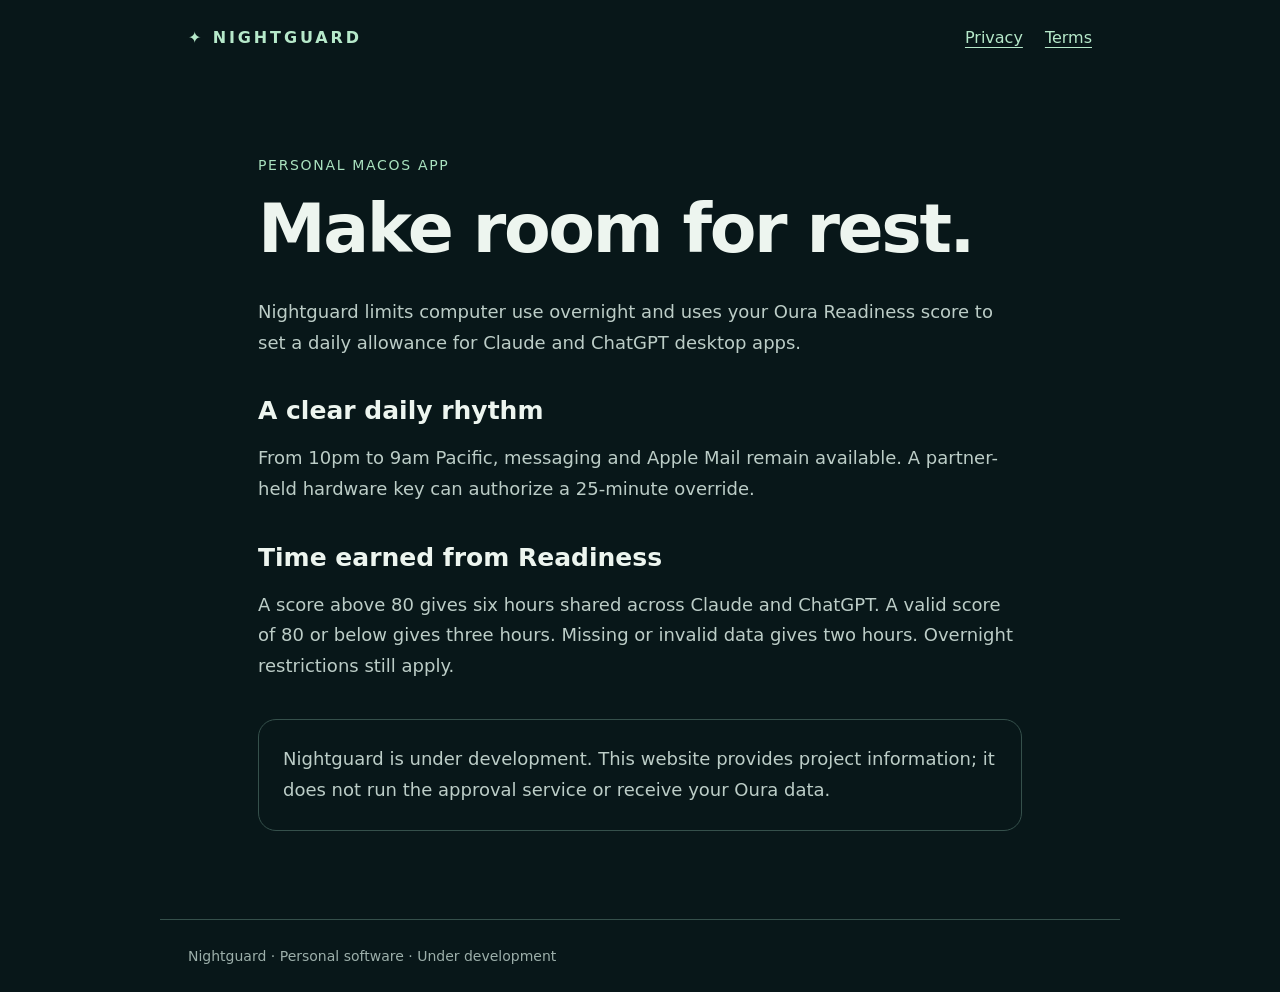
<file: index.html>
<!doctype html><html lang="en"><head><meta charset="utf-8"><meta name="viewport" content="width=device-width,initial-scale=1"><meta name="referrer" content="no-referrer"><title>Nightguard — Nightguard</title><link rel="stylesheet" href="style.css"></head><body><header><a href="index.html" class="brand">✦ NIGHTGUARD</a><nav><a href="privacy.html">Privacy</a><a href="terms.html">Terms</a></nav></header><main><p class="eyebrow">Personal macOS app</p><h1>Make room for rest.</h1><p>Nightguard limits computer use overnight and uses your Oura Readiness score to set a daily allowance for Claude and ChatGPT desktop apps.</p><h2>A clear daily rhythm</h2><p>From 10pm to 9am Pacific, messaging and Apple Mail remain available. A partner-held hardware key can authorize a 25-minute override.</p><h2>Time earned from Readiness</h2><p>A score above 80 gives six hours shared across Claude and ChatGPT. A valid score of 80 or below gives three hours. Missing or invalid data gives two hours. Overnight restrictions still apply.</p><p class="note">Nightguard is under development. This website provides project information; it does not run the approval service or receive your Oura data.</p></main><footer>Nightguard · Personal software · Under development</footer></body></html>
</file>
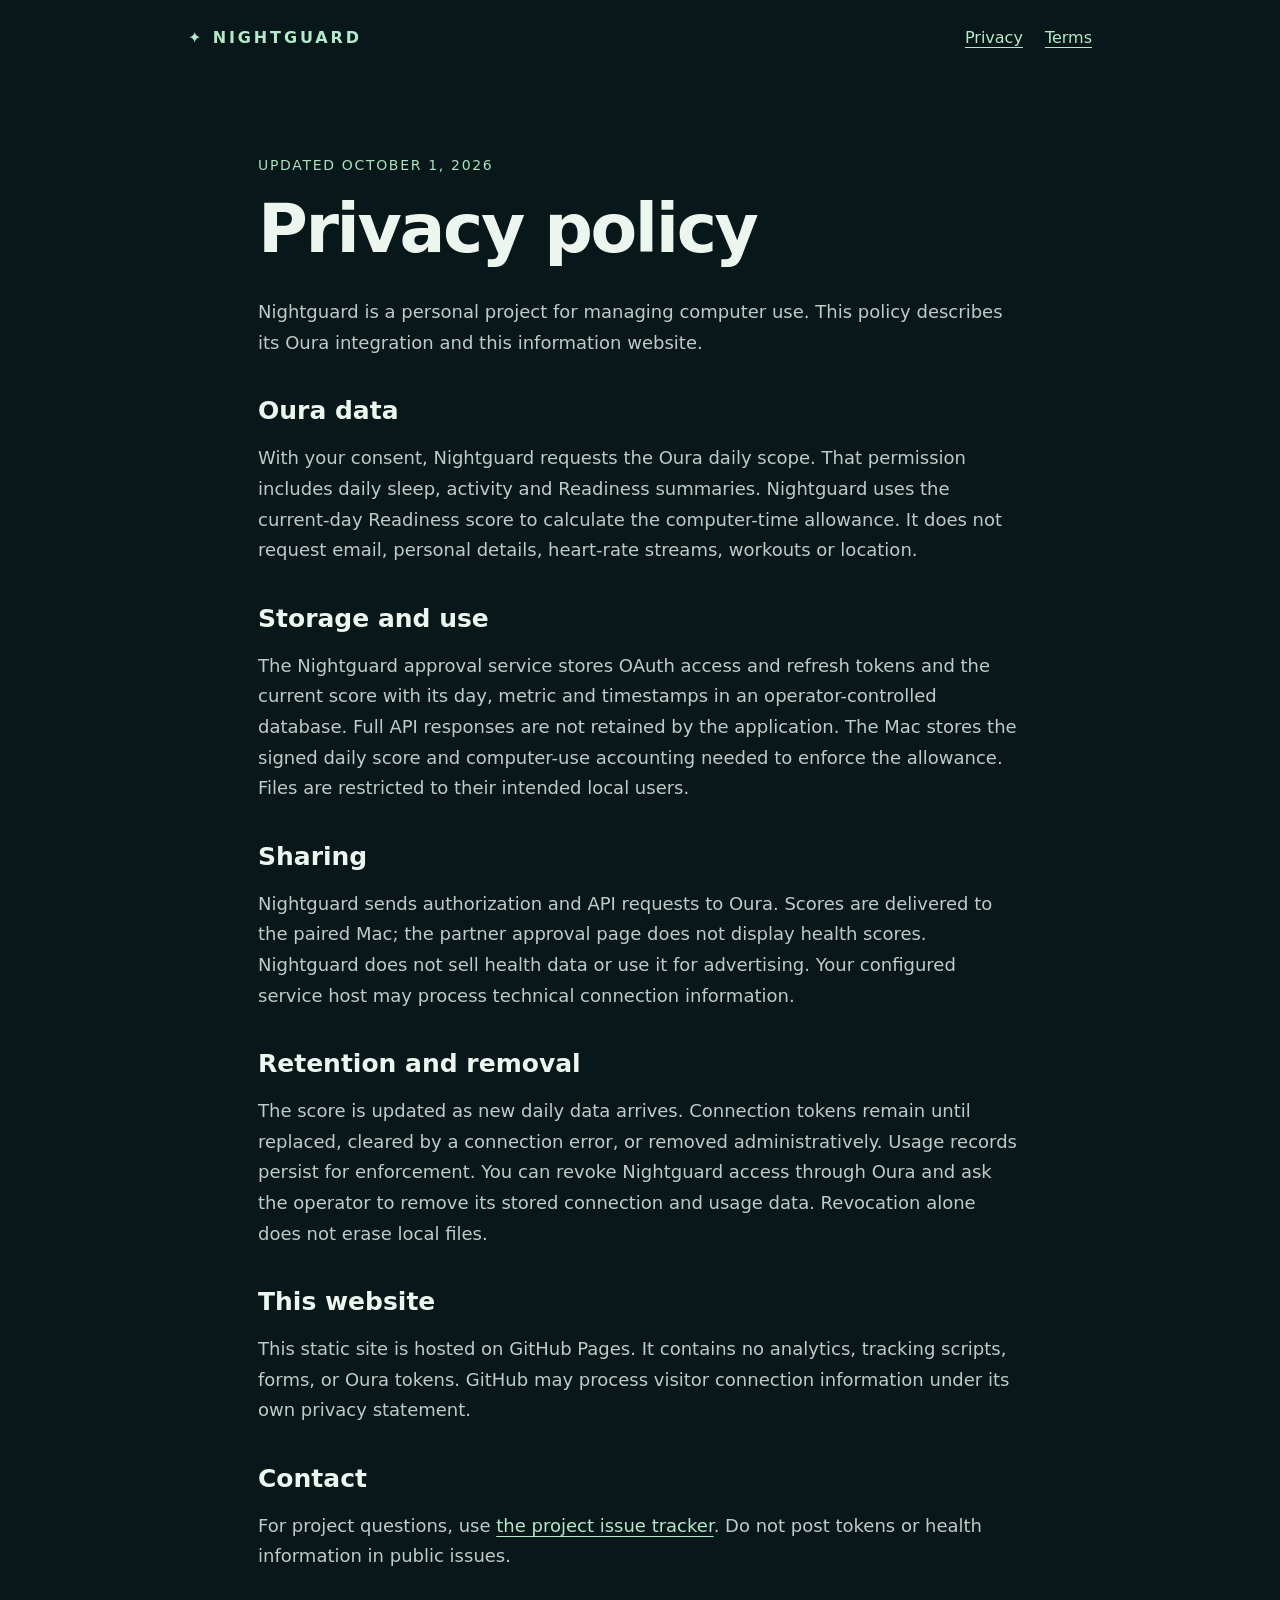
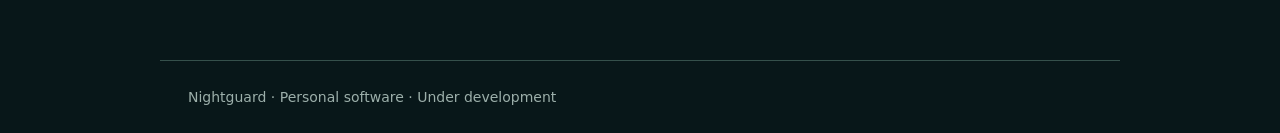
<file: privacy.html>
<!doctype html><html lang="en"><head><meta charset="utf-8"><meta name="viewport" content="width=device-width,initial-scale=1"><meta name="referrer" content="no-referrer"><title>Privacy policy — Nightguard</title><link rel="stylesheet" href="style.css"></head><body><header><a href="index.html" class="brand">✦ NIGHTGUARD</a><nav><a href="privacy.html">Privacy</a><a href="terms.html">Terms</a></nav></header><main><p class="eyebrow">Updated October 1, 2026</p><h1>Privacy policy</h1><p>Nightguard is a personal project for managing computer use. This policy describes its Oura integration and this information website.</p><h2>Oura data</h2><p>With your consent, Nightguard requests the Oura daily scope. That permission includes daily sleep, activity and Readiness summaries. Nightguard uses the current-day Readiness score to calculate the computer-time allowance. It does not request email, personal details, heart-rate streams, workouts or location.</p><h2>Storage and use</h2><p>The Nightguard approval service stores OAuth access and refresh tokens and the current score with its day, metric and timestamps in an operator-controlled database. Full API responses are not retained by the application. The Mac stores the signed daily score and computer-use accounting needed to enforce the allowance. Files are restricted to their intended local users.</p><h2>Sharing</h2><p>Nightguard sends authorization and API requests to Oura. Scores are delivered to the paired Mac; the partner approval page does not display health scores. Nightguard does not sell health data or use it for advertising. Your configured service host may process technical connection information.</p><h2>Retention and removal</h2><p>The score is updated as new daily data arrives. Connection tokens remain until replaced, cleared by a connection error, or removed administratively. Usage records persist for enforcement. You can revoke Nightguard access through Oura and ask the operator to remove its stored connection and usage data. Revocation alone does not erase local files.</p><h2>This website</h2><p>This static site is hosted on GitHub Pages. It contains no analytics, tracking scripts, forms, or Oura tokens. GitHub may process visitor connection information under its own privacy statement.</p><h2>Contact</h2><p>For project questions, use <a href="https://github.com/AutogenousEngine/nightguard-site/issues">the project issue tracker</a>. Do not post tokens or health information in public issues.</p></main><footer>Nightguard · Personal software · Under development</footer></body></html>
</file>
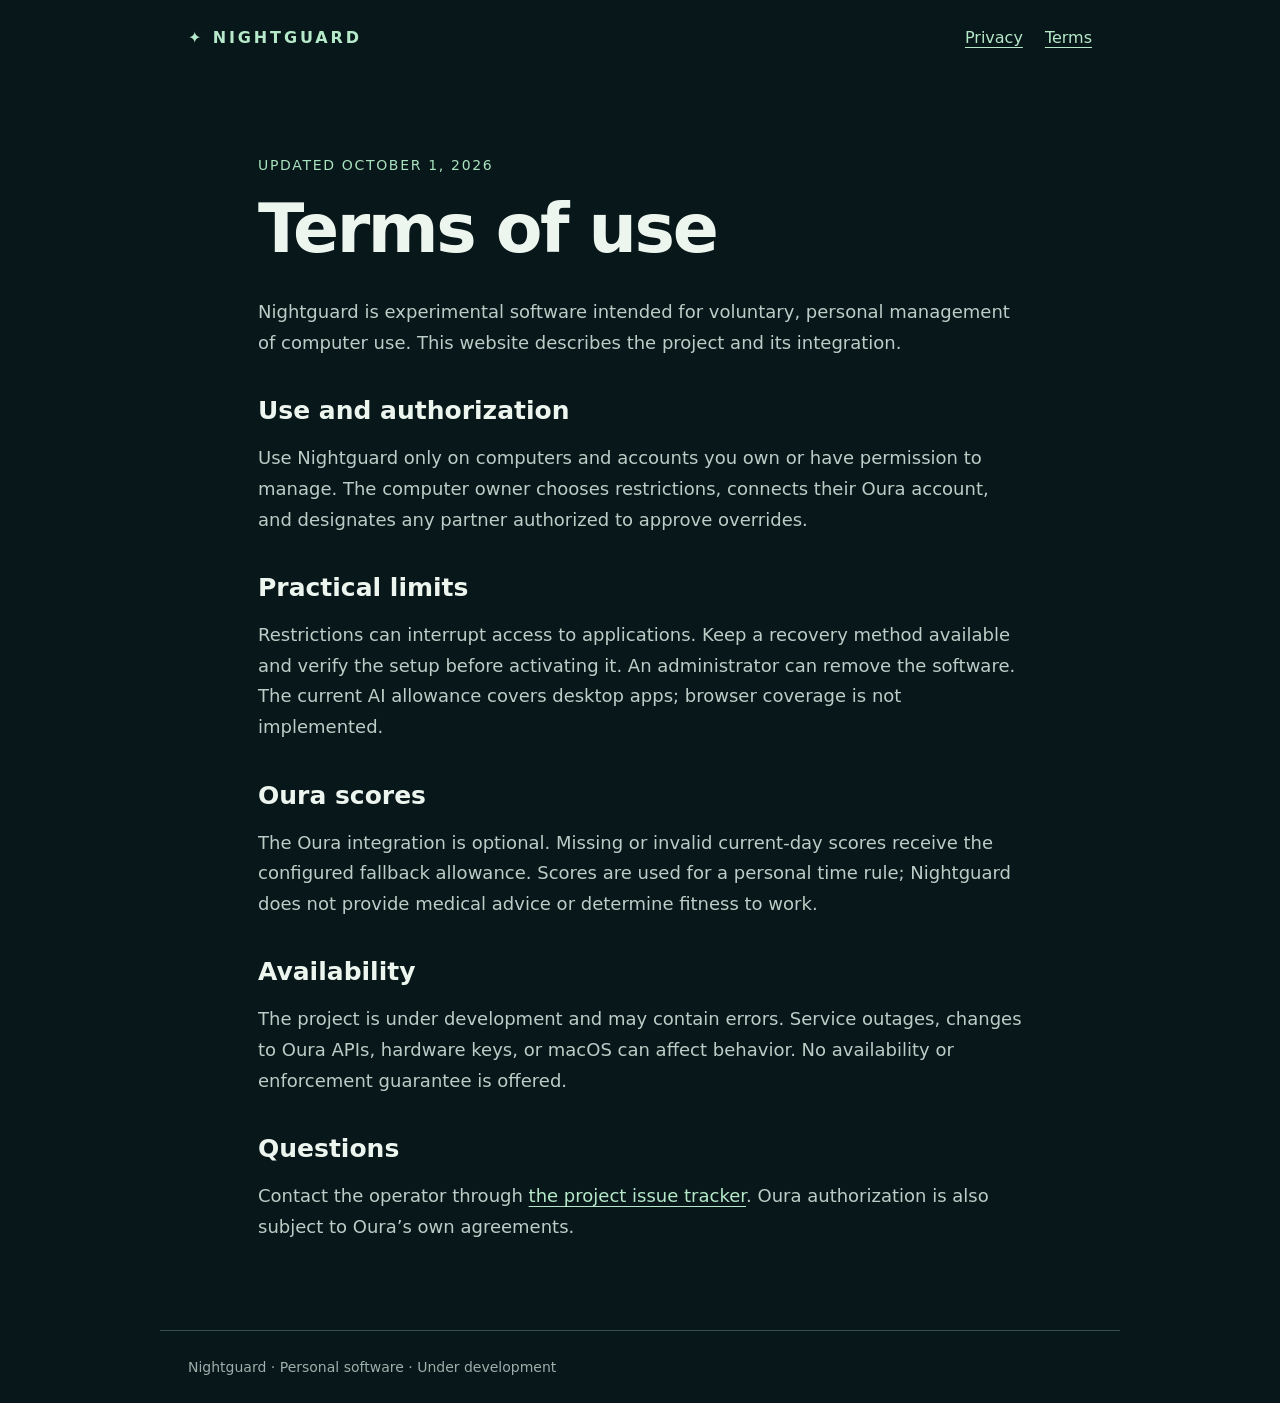
<file: terms.html>
<!doctype html><html lang="en"><head><meta charset="utf-8"><meta name="viewport" content="width=device-width,initial-scale=1"><meta name="referrer" content="no-referrer"><title>Terms of use — Nightguard</title><link rel="stylesheet" href="style.css"></head><body><header><a href="index.html" class="brand">✦ NIGHTGUARD</a><nav><a href="privacy.html">Privacy</a><a href="terms.html">Terms</a></nav></header><main><p class="eyebrow">Updated October 1, 2026</p><h1>Terms of use</h1><p>Nightguard is experimental software intended for voluntary, personal management of computer use. This website describes the project and its integration.</p><h2>Use and authorization</h2><p>Use Nightguard only on computers and accounts you own or have permission to manage. The computer owner chooses restrictions, connects their Oura account, and designates any partner authorized to approve overrides.</p><h2>Practical limits</h2><p>Restrictions can interrupt access to applications. Keep a recovery method available and verify the setup before activating it. An administrator can remove the software. The current AI allowance covers desktop apps; browser coverage is not implemented.</p><h2>Oura scores</h2><p>The Oura integration is optional. Missing or invalid current-day scores receive the configured fallback allowance. Scores are used for a personal time rule; Nightguard does not provide medical advice or determine fitness to work.</p><h2>Availability</h2><p>The project is under development and may contain errors. Service outages, changes to Oura APIs, hardware keys, or macOS can affect behavior. No availability or enforcement guarantee is offered.</p><h2>Questions</h2><p>Contact the operator through <a href="https://github.com/AutogenousEngine/nightguard-site/issues">the project issue tracker</a>. Oura authorization is also subject to Oura’s own agreements.</p></main><footer>Nightguard · Personal software · Under development</footer></body></html>
</file>
<file: style.css>
:root{color-scheme:dark;font-family:system-ui,sans-serif;background:#081719;color:#edf5ef}*{box-sizing:border-box}body{margin:0}header,main,footer{max-width:960px;margin:auto;padding:28px}header{display:flex;justify-content:space-between;gap:24px;align-items:center}a{color:#b6e9ca;text-underline-offset:4px}nav{display:flex;gap:22px}.brand{text-decoration:none;font-weight:750;letter-spacing:.18em}main{max-width:820px;padding-top:65px;padding-bottom:70px}h1{font-size:clamp(40px,7vw,68px);line-height:1.08;letter-spacing:-.035em;margin:12px 0 32px}h2{font-size:25px;margin:38px 0 10px}p{font-size:18px;line-height:1.7;color:#bccdc7}.eyebrow{color:#a9e2bf;font-size:14px;letter-spacing:.12em;text-transform:uppercase}.note{border:1px solid #35504b;border-radius:18px;padding:24px;margin-top:38px}footer{border-top:1px solid #35504b;color:#9cafaa;font-size:14px}@media(max-width:520px){header{align-items:flex-start;flex-direction:column}main{padding-top:30px}}
</file>
